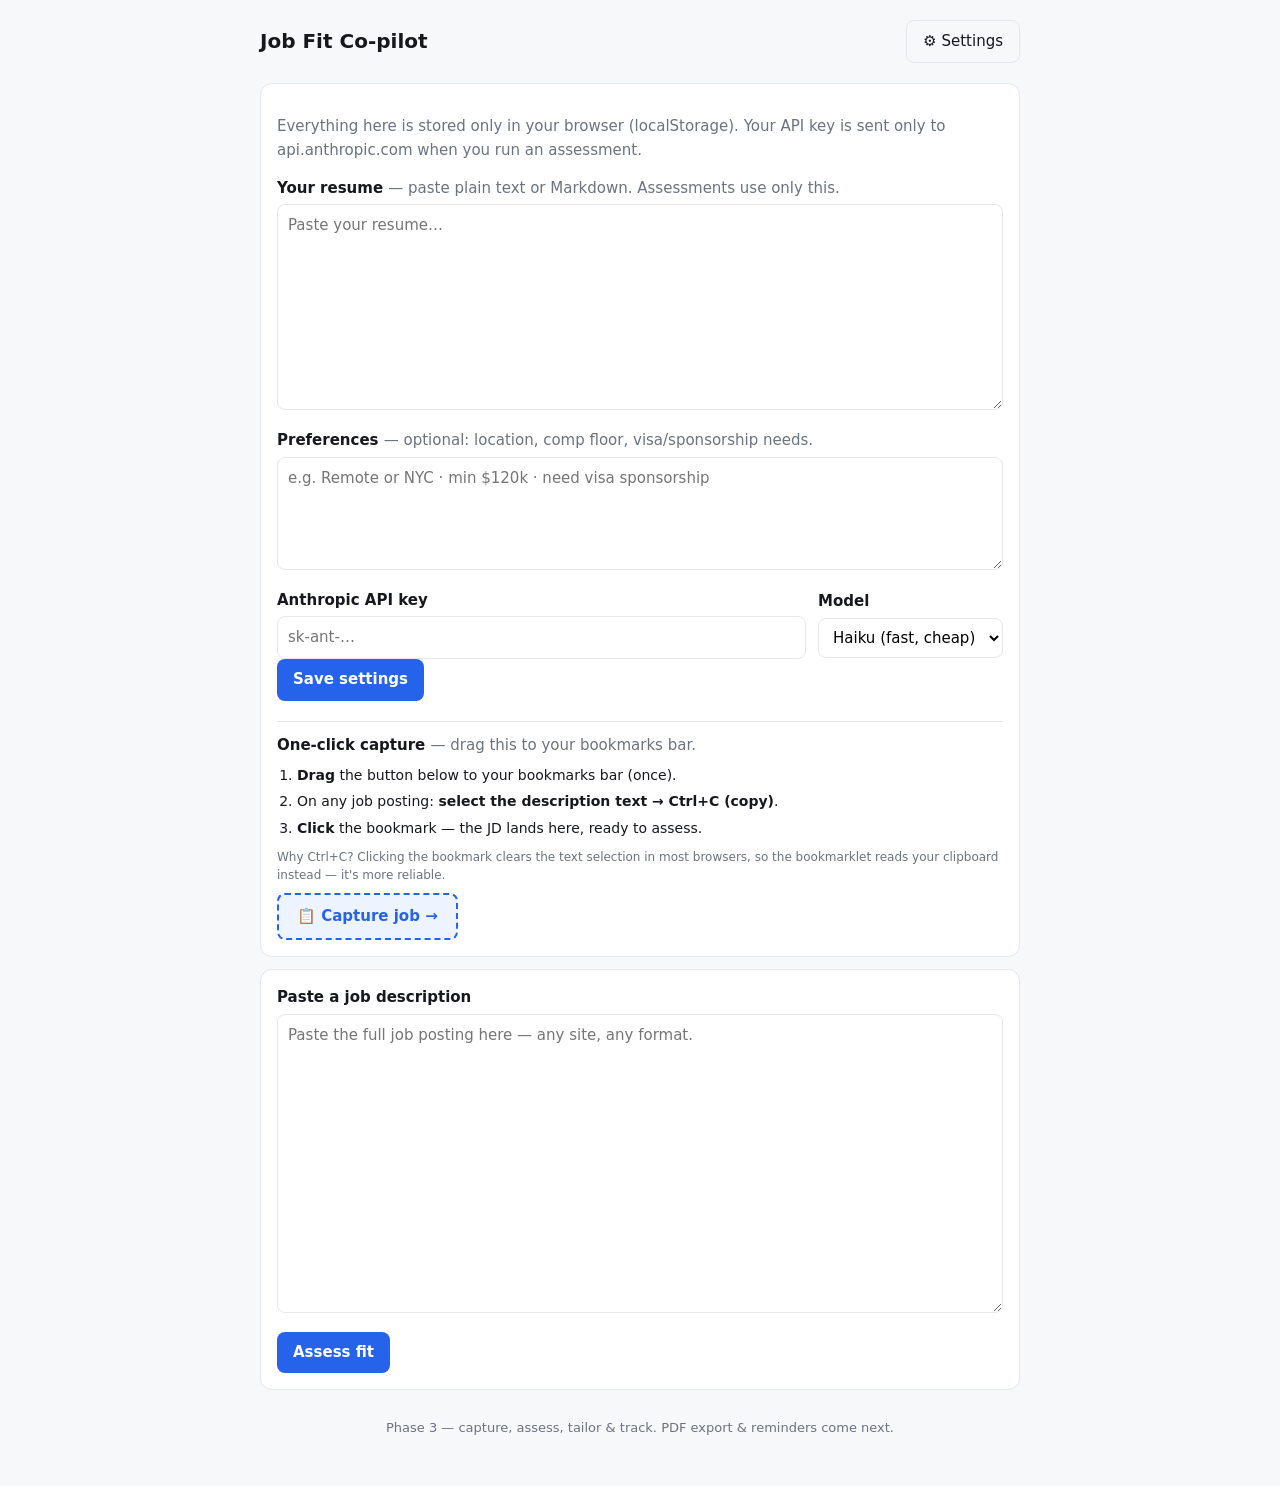
<file: web/index.html>
<!doctype html>
<html lang="en">
  <head>
    <meta charset="utf-8" />
    <meta name="viewport" content="width=device-width, initial-scale=1" />
    <title>Job Fit Co-pilot</title>
    <link rel="stylesheet" href="styles.css" />
  </head>
  <body>
    <header>
      <h1>Job Fit Co-pilot</h1>
      <button id="toggleSettings" class="ghost">⚙︎ Settings</button>
    </header>

    <!-- Settings: resume, preferences, API key. Saved locally. -->
    <section id="settings" class="card hidden">
      <p class="muted">
        Everything here is stored only in your browser (localStorage). Your API
        key is sent only to api.anthropic.com when you run an assessment.
      </p>
      <label>Your resume
        <span class="muted">— paste plain text or Markdown. Assessments use only this.</span>
      </label>
      <textarea id="resume" rows="8" placeholder="Paste your resume…"></textarea>

      <label>Preferences <span class="muted">— optional: location, comp floor, visa/sponsorship needs.</span></label>
      <textarea id="prefs" rows="4" placeholder="e.g. Remote or NYC · min $120k · need visa sponsorship"></textarea>

      <div class="row">
        <div class="grow">
          <label>Anthropic API key</label>
          <input id="apiKey" type="password" placeholder="sk-ant-…" />
        </div>
        <div>
          <label>Model</label>
          <select id="model">
            <option value="claude-haiku-4-5-20251001">Haiku (fast, cheap)</option>
            <option value="claude-sonnet-4-6">Sonnet (sharper)</option>
          </select>
        </div>
      </div>

      <button id="saveSettings">Save settings</button>
      <span id="savedNote" class="ok"></span>

      <hr class="sep" />
      <label>One-click capture <span class="muted">— drag this to your bookmarks bar.</span></label>
      <ol class="bm-steps">
        <li><strong>Drag</strong> the button below to your bookmarks bar (once).</li>
        <li>On any job posting: <strong>select the description text → Ctrl+C (copy)</strong>.</li>
        <li><strong>Click</strong> the bookmark — the JD lands here, ready to assess.</li>
      </ol>
      <p class="muted" style="margin:4px 0 8px;font-size:12px">
        Why Ctrl+C? Clicking the bookmark clears the text selection in most browsers,
        so the bookmarklet reads your clipboard instead — it's more reliable.
      </p>
      <a id="bookmarklet" class="bookmarklet" href="#">📋 Capture job →</a>
    </section>

    <!-- Main loop: paste JD → assess -->
    <main>
      <section class="card">
        <label>Paste a job description</label>
        <textarea id="jd" rows="12" placeholder="Paste the full job posting here — any site, any format."></textarea>
        <div class="row">
          <button id="assess">Assess fit</button>
          <span id="status" class="muted"></span>
        </div>
      </section>

      <section id="result" class="card hidden"></section>

      <!-- Tracker: locally saved applications -->
      <section id="trackerCard" class="card hidden">
        <div class="row" style="margin-top:0;justify-content:space-between">
          <h2 style="margin:0;font-size:16px">Tracker</h2>
          <span id="trackerCount" class="muted"></span>
        </div>
        <div id="tracker"></div>
      </section>
    </main>

    <footer class="muted">
      Phase 3 — capture, assess, tailor &amp; track. PDF export &amp; reminders come next.
    </footer>

    <script type="module" src="app.js"></script>
  </body>
</html>
</file>
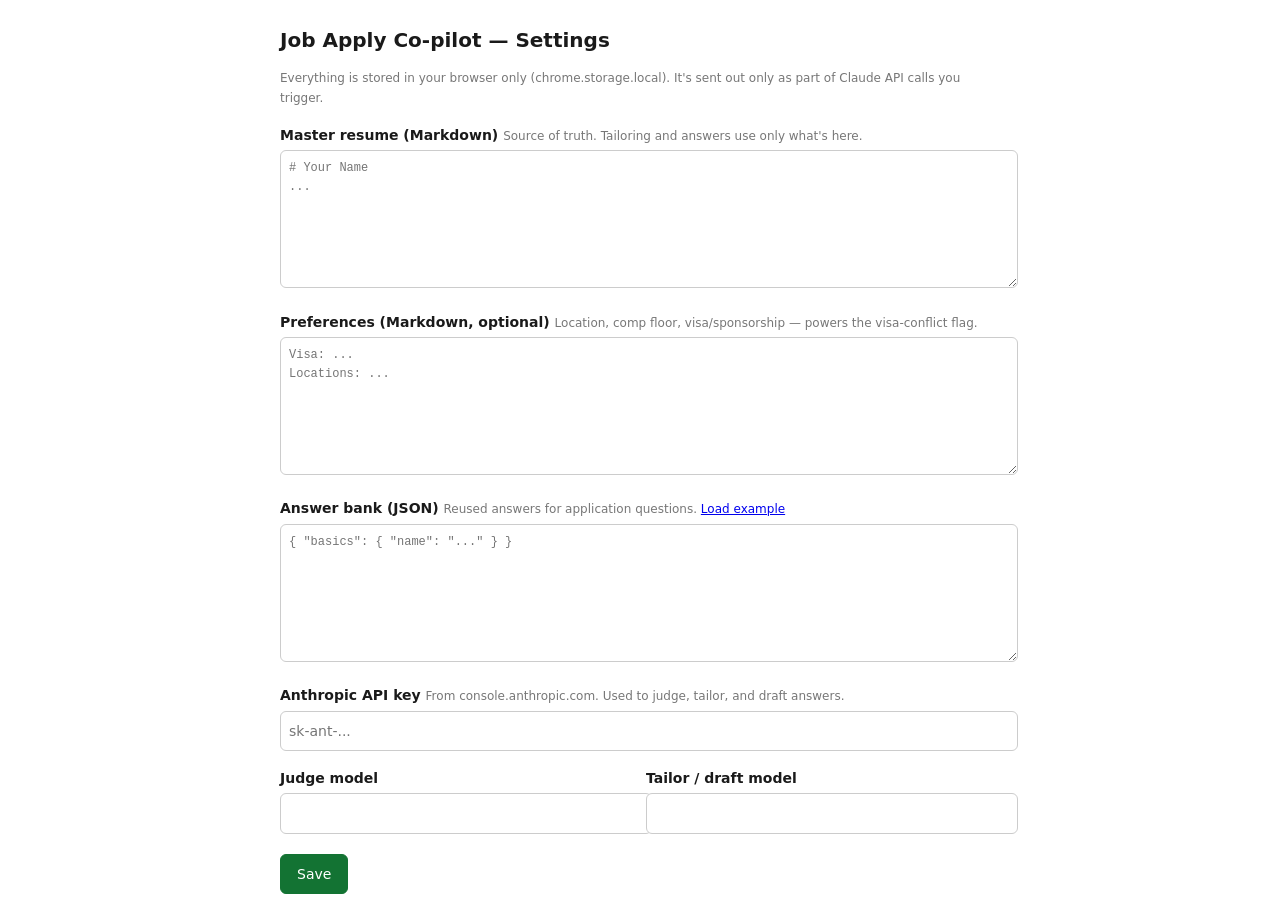
<file: extension/options/options.html>
<!doctype html>
<html>
  <head>
    <meta charset="utf-8" />
    <style>
      body { font: 14px/1.6 -apple-system, system-ui, sans-serif; max-width: 720px; margin: 24px auto; padding: 0 16px; color: #1a1a1a; }
      h1 { font-size: 20px; }
      label { display: block; font-weight: 600; margin: 16px 0 4px; }
      .hint { font-weight: 400; color: #777; font-size: 12px; }
      textarea, input { width: 100%; font: inherit; padding: 8px; border: 1px solid #ccc; border-radius: 6px; }
      textarea { min-height: 120px; font-family: ui-monospace, monospace; font-size: 12px; }
      .row { display: flex; gap: 12px; }
      .row > div { flex: 1; }
      button { font: inherit; padding: 8px 16px; border-radius: 6px; border: 1px solid #137333; background: #137333; color: #fff; cursor: pointer; margin-top: 20px; }
      #saved { color: #137333; margin-left: 12px; }
      .err { color: #b00020; font-size: 12px; }
    </style>
  </head>
  <body>
    <h1>Job Apply Co-pilot — Settings</h1>
    <p class="hint">Everything is stored in your browser only (chrome.storage.local). It's sent out only as part of Claude API calls you trigger.</p>

    <label>Master resume (Markdown)
      <span class="hint">Source of truth. Tailoring and answers use only what's here.</span></label>
    <textarea id="resume" placeholder="# Your Name&#10;..."></textarea>

    <label>Preferences (Markdown, optional)
      <span class="hint">Location, comp floor, visa/sponsorship — powers the visa-conflict flag.</span></label>
    <textarea id="prefs" placeholder="Visa: ...&#10;Locations: ..."></textarea>

    <label>Answer bank (JSON)
      <span class="hint">Reused answers for application questions. <a id="loadExample" href="#">Load example</a></span></label>
    <textarea id="bank" placeholder='{ "basics": { "name": "..." } }'></textarea>
    <div id="bankErr" class="err"></div>

    <label>Anthropic API key
      <span class="hint">From console.anthropic.com. Used to judge, tailor, and draft answers.</span></label>
    <input id="apiKey" type="password" placeholder="sk-ant-..." />

    <div class="row">
      <div>
        <label>Judge model</label>
        <input id="judgeModel" />
      </div>
      <div>
        <label>Tailor / draft model</label>
        <input id="tailorModel" />
      </div>
    </div>

    <button id="save">Save</button><span id="saved"></span>

    <script type="module" src="options.js"></script>
  </body>
</html>
</file>
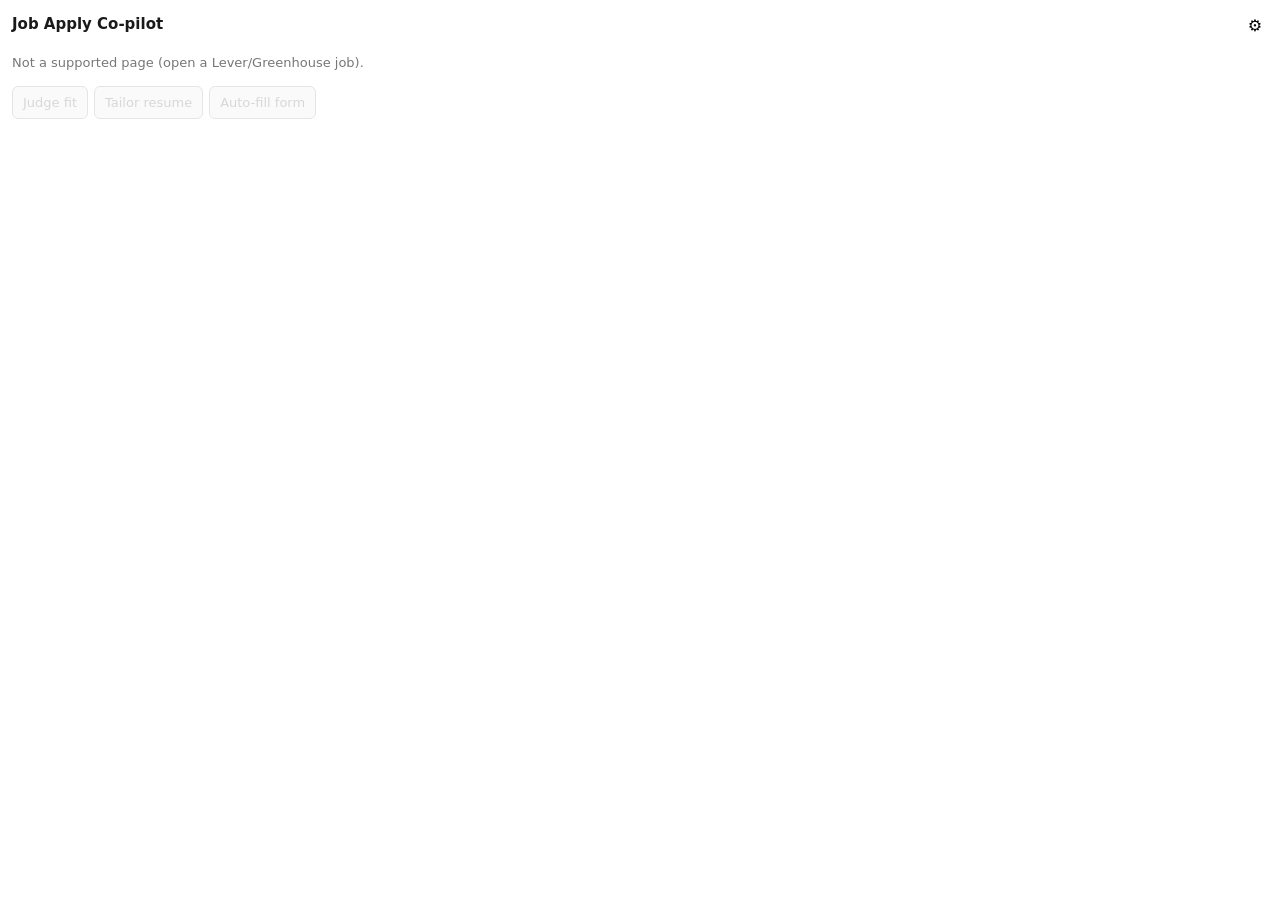
<file: extension/sidepanel/panel.html>
<!doctype html>
<html>
  <head>
    <meta charset="utf-8" />
    <link rel="stylesheet" href="panel.css" />
  </head>
  <body>
    <header>
      <h1>Job Apply Co-pilot</h1>
      <button id="opts" class="link" title="Settings">⚙︎</button>
    </header>

    <p id="context" class="muted">Checking this page…</p>

    <div class="actions">
      <button id="judge">Judge fit</button>
      <button id="tailor">Tailor resume</button>
      <button id="autofill">Auto-fill form</button>
    </div>

    <div id="status" class="status"></div>
    <div id="result"></div>

    <script type="module" src="panel.js"></script>
  </body>
</html>
</file>
<file: web/styles.css>
:root {
  --fg: #16181d;
  --muted: #6b7280;
  --line: #e5e7eb;
  --accent: #2563eb;
  --green: #137333;
  --amber: #8a6d00;
  --red: #b00020;
  --bg: #f7f8fa;
}
* { box-sizing: border-box; }
body {
  font: 15px/1.55 -apple-system, system-ui, "Segoe UI", sans-serif;
  color: var(--fg);
  background: var(--bg);
  margin: 0;
  padding: 0 16px 48px;
}
header {
  max-width: 760px;
  margin: 0 auto;
  display: flex;
  align-items: center;
  justify-content: space-between;
  padding: 20px 0 8px;
}
h1 { font-size: 20px; margin: 0; }
main, footer, section { max-width: 760px; margin: 0 auto; }
footer { padding-top: 16px; font-size: 13px; text-align: center; }

.card {
  background: #fff;
  border: 1px solid var(--line);
  border-radius: 12px;
  padding: 16px;
  margin: 12px auto;
}
.hidden { display: none; }
.muted { color: var(--muted); font-weight: 400; }
.ok { color: var(--green); margin-left: 10px; font-size: 13px; }

label { display: block; font-weight: 600; margin: 12px 0 4px; }
label:first-child { margin-top: 0; }
textarea, input, select {
  width: 100%;
  font: inherit;
  padding: 9px 10px;
  border: 1px solid var(--line);
  border-radius: 8px;
  background: #fff;
}
textarea { resize: vertical; }

.row { display: flex; gap: 12px; align-items: center; margin-top: 12px; }
.grow { flex: 1; }

button {
  font: inherit;
  font-weight: 600;
  padding: 9px 16px;
  border: none;
  border-radius: 8px;
  background: var(--accent);
  color: #fff;
  cursor: pointer;
}
button:hover { filter: brightness(0.95); }
button:disabled { opacity: 0.55; cursor: default; }
button.ghost { background: none; color: var(--fg); border: 1px solid var(--line); font-weight: 500; }

/* result */
.verdict { display: inline-block; font-weight: 700; padding: 5px 12px; border-radius: 999px; }
.v-strong, .v-worth { background: #e6f4ea; color: var(--green); }
.v-stretch { background: #fef7e0; color: var(--amber); }
.v-skip { background: #fce8e6; color: var(--red); }

.flag {
  background: #fce8e6;
  color: var(--red);
  padding: 8px 10px;
  border-radius: 8px;
  margin: 10px 0;
  font-weight: 600;
}
.head-line { font-size: 16px; margin: 4px 0 10px; }
.head-line strong { font-size: 17px; }
h3 { font-size: 13px; text-transform: uppercase; letter-spacing: 0.04em; color: var(--muted); margin: 16px 0 6px; }
ul { margin: 4px 0; padding-left: 20px; }
li { margin: 3px 0; }
.gap li { color: #92400e; }

/* settings: bookmarklet */
hr.sep { border: none; border-top: 1px solid var(--line); margin: 20px 0 4px; }
ol.bm-steps { margin: 8px 0; padding-left: 20px; }
ol.bm-steps li { margin: 5px 0; font-size: 14px; }
.bookmarklet {
  display: inline-block;
  font-weight: 700;
  padding: 10px 18px;
  border-radius: 8px;
  border: 2px dashed var(--accent);
  color: var(--accent);
  background: #eef4ff;
  text-decoration: none;
  cursor: grab;
}
.bookmarklet:active { cursor: grabbing; }

/* source-url affordances */
.src-line { font-size: 13px; margin: 4px 0; }
.src-line a { color: var(--accent); }
.src-ico { margin-left: 6px; text-decoration: none; color: var(--accent); font-weight: 700; }

/* changes diff box */
.changes-box {
  background: #eef4ff;
  border: 1px solid #c7d9ff;
  border-radius: 8px;
  padding: 10px 12px;
  margin: 8px 0;
}
.changes-title {
  font-weight: 600;
  font-size: 12px;
  text-transform: uppercase;
  letter-spacing: 0.04em;
  color: var(--accent);
  margin-bottom: 6px;
}
.changes-box ul { margin: 0; padding-left: 18px; }
.changes-box li { margin: 3px 0; font-size: 13px; color: #1e3a6e; }

/* tailored resume + action buttons */
.btnlink {
  display: inline-block;
  font-weight: 600;
  padding: 9px 16px;
  border-radius: 8px;
  border: 1px solid var(--line);
  background: none;
  color: var(--fg);
  text-decoration: none;
  cursor: pointer;
}
.btnlink:hover { background: var(--bg); }
pre {
  white-space: pre-wrap;
  word-break: break-word;
  background: var(--bg);
  border: 1px solid var(--line);
  border-radius: 8px;
  padding: 12px;
  max-height: 360px;
  overflow: auto;
  font: 12px/1.5 ui-monospace, "SF Mono", Menlo, monospace;
}
pre.jd { max-height: 200px; color: var(--muted); }

/* tracker */
.verdict.sm { font-size: 11px; padding: 2px 8px; margin-left: 6px; }
button.sm, .btnlink.sm { padding: 4px 10px; font-size: 13px; }
.trow {
  display: flex;
  align-items: center;
  gap: 8px;
  padding: 10px 0;
  border-top: 1px solid var(--line);
}
.trow-main { flex: 1; min-width: 0; overflow: hidden; text-overflow: ellipsis; white-space: nowrap; }
.t-co { font-weight: 600; }
.t-status { width: auto; padding: 4px 8px; font-size: 13px; }
.t-date { font-size: 12px; white-space: nowrap; }
.tdetail { padding: 4px 0 14px; border-top: 1px dashed var(--line); }
.tdetail h4 { font-size: 12px; text-transform: uppercase; letter-spacing: 0.04em; color: var(--muted); margin: 12px 0 4px; }

@media (max-width: 600px) {
  .trow { flex-wrap: wrap; }
  .t-date { display: none; }
}
</file>
<file: extension/sidepanel/panel.css>
* { box-sizing: border-box; }
body {
  font: 13px/1.5 -apple-system, system-ui, sans-serif;
  margin: 0;
  padding: 12px;
  color: #1a1a1a;
}
header { display: flex; align-items: center; justify-content: space-between; }
h1 { font-size: 15px; margin: 0 0 4px; }
.muted { color: #777; }
.actions { display: flex; gap: 6px; margin: 10px 0; flex-wrap: wrap; }
button {
  font: inherit;
  padding: 6px 10px;
  border: 1px solid #ccc;
  border-radius: 6px;
  background: #f7f7f7;
  cursor: pointer;
}
button:hover { background: #efefef; }
button:disabled { opacity: 0.5; cursor: default; }
button.link { border: none; background: none; font-size: 16px; padding: 2px 6px; }
.status { color: #555; min-height: 16px; margin: 6px 0; }
.status.err { color: #b00020; }
.verdict { font-weight: 600; padding: 6px 8px; border-radius: 6px; display: inline-block; margin: 6px 0; }
.v-strong, .v-worth { background: #e6f4ea; color: #137333; }
.v-stretch { background: #fef7e0; color: #8a6d00; }
.v-skip { background: #fce8e6; color: #b00020; }
.flag { background: #fce8e6; color: #b00020; padding: 6px 8px; border-radius: 6px; margin: 6px 0; }
ul { margin: 6px 0; padding-left: 18px; }
.row { padding: 4px 0; border-bottom: 1px solid #eee; }
.tag { font-weight: 600; margin-right: 4px; }
.t-auto { color: #137333; }
.t-drafted { color: #8a6d00; }
.t-needs { color: #b00020; }
pre {
  white-space: pre-wrap;
  background: #f5f5f5;
  padding: 8px;
  border-radius: 6px;
  max-height: 320px;
  overflow: auto;
}
.notice { background: #fff8e1; padding: 8px; border-radius: 6px; margin: 8px 0; }
</file>
